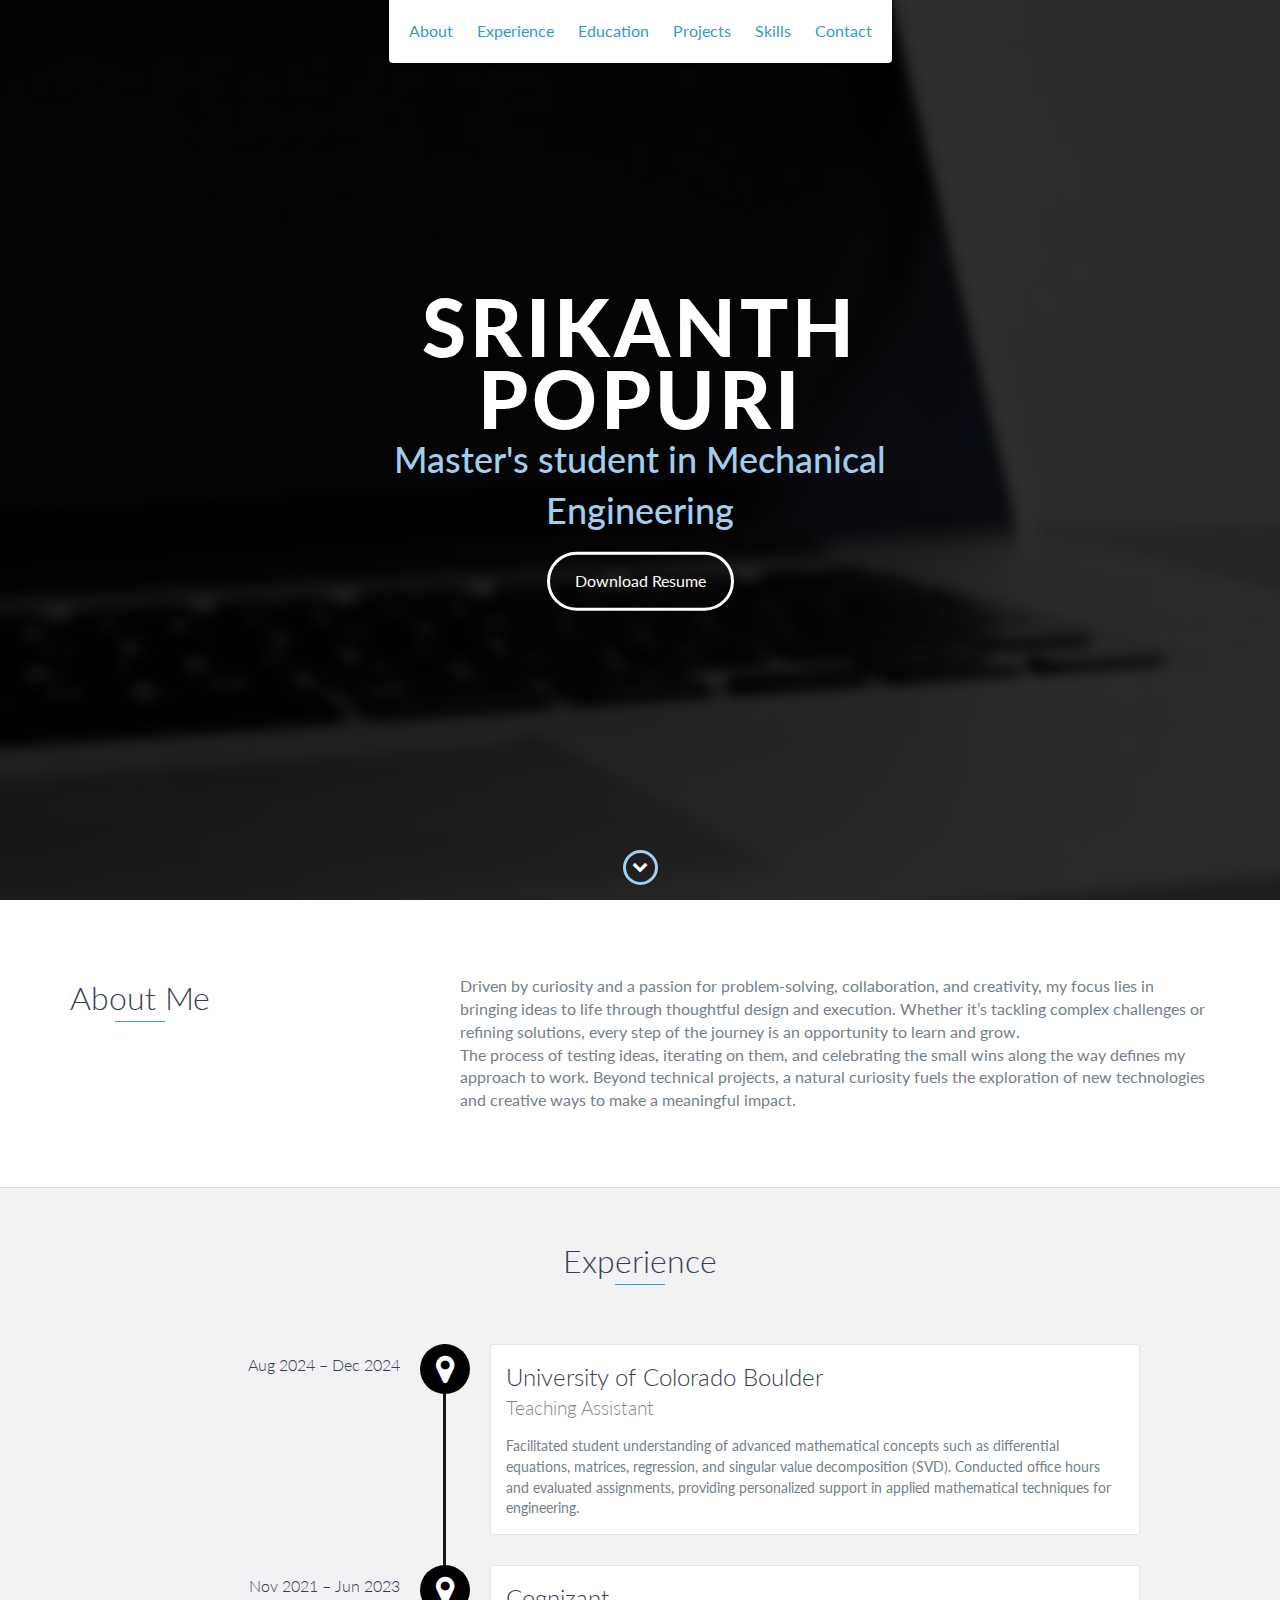
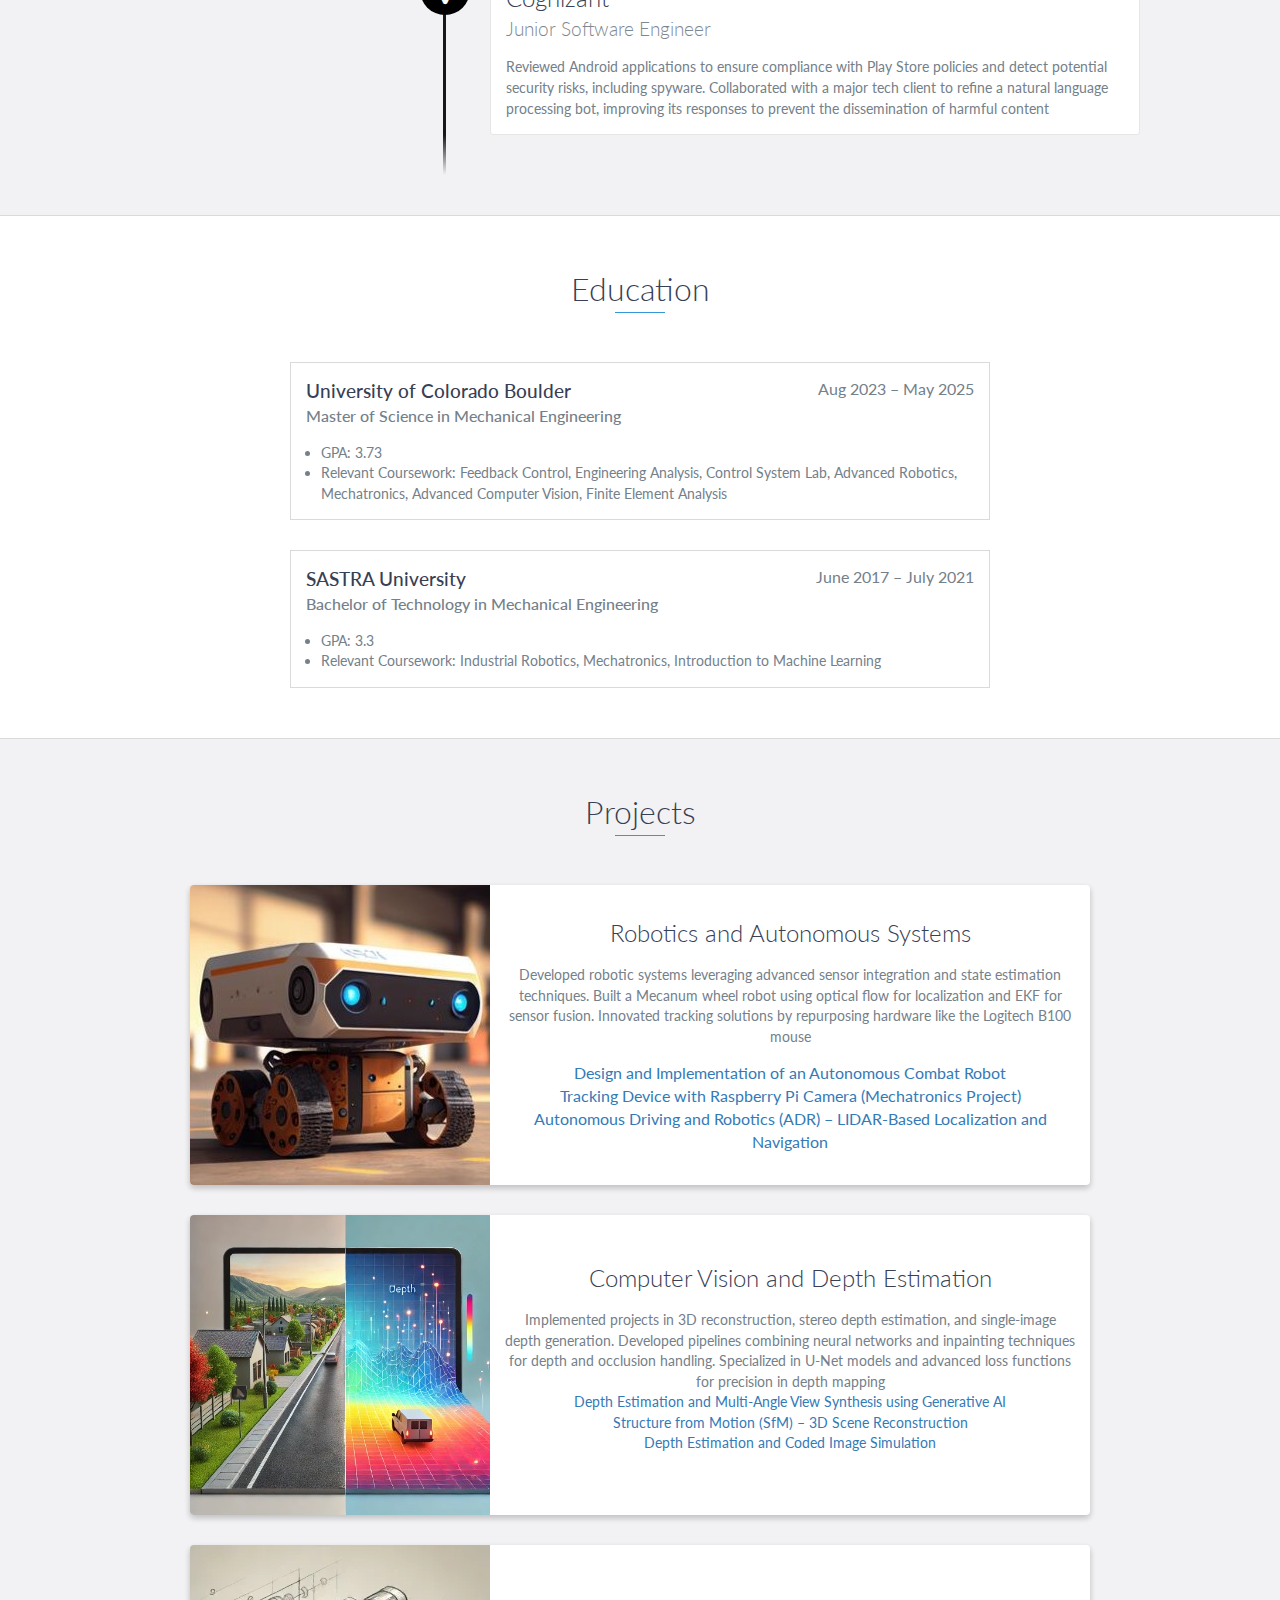
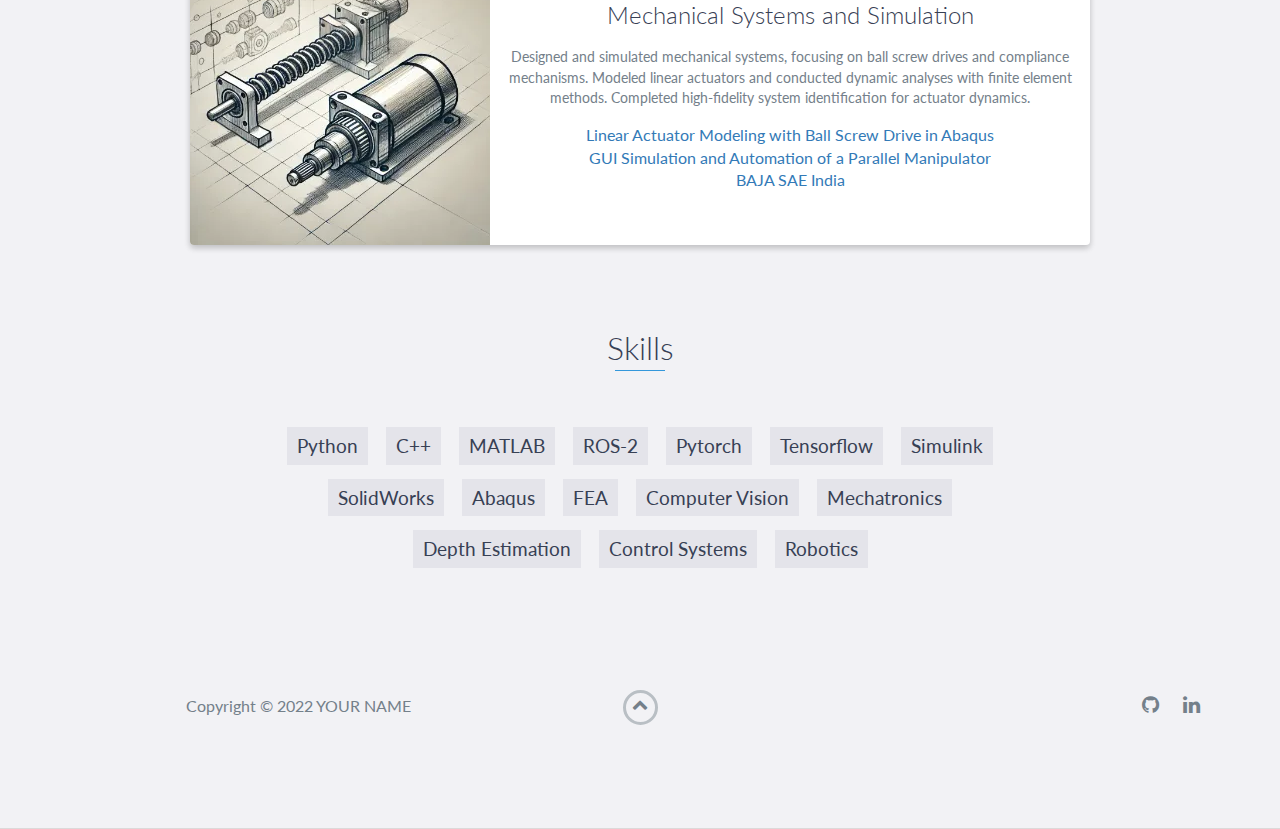
<file: index.html>
<!DOCTYPE html>
<html class="no-js" lang="en">

<head>
    <meta charset="utf-8">
    <meta http-equiv="X-UA-Compatible" content="IE=edge">
    <meta name="viewport" content="width=device-width, initial-scale=1">
    <title>My Portfolio</title>
	<link rel="shortcut icon" href="favicon.ico" type="image/x-icon">
	<link rel="icon" href="favicon.ico" type="image/x-icon">
    <link href="https://fonts.googleapis.com/css?family=Lato:300,400,700,900" rel="stylesheet">
    <link rel="stylesheet" href="libs/font-awesome/css/font-awesome.min.css">
    <link href="css/bootstrap.min.css" rel="stylesheet">
    <link href="css/styles.css" rel="stylesheet">
</head>

<body>
    <div id="mobile-menu-open" class="shadow-large">
        <i class="fa fa-bars" aria-hidden="true"></i>
    </div>
    <!-- End #mobile-menu-toggle -->
    <header>
        <div id="mobile-menu-close">
            <span>Close</span> <i class="fa fa-times" aria-hidden="true"></i>
        </div>
        <ul id="menu" class="shadow">
            <li>
                <a href="#about">About</a>
            </li>
            <li>
                <a href="#experience">Experience</a>
            </li>
            <li>
                <a href="#education">Education</a>
            </li>
            <li>
                <a href="#projects">Projects</a>
            </li>
            <li>
                <a href="#skills">Skills</a>
            </li>
            <li>
                <a href="#contact">Contact</a>
            </li>
        </ul>
    </header>
    <!-- End header -->

    <div id="lead">
        <div id="lead-content">
            <h1>Srikanth popuri</h1>
            <h2>Master's student in Mechanical Engineering</h2>
            <a href="#" class="btn-rounded-white">Download Resume</a>
        </div>
        <!-- End #lead-content -->

        <div id="lead-overlay"></div>

        <div id="lead-down">
            <span>
                <i class="fa fa-chevron-down" aria-hidden="true"></i>
            </span>
        </div>
        <!-- End #lead-down -->
    </div>
    <!-- End #lead -->

    <div id="about">
        <div class="container">
            <div class="row">
                <div class="col-md-4">
                    <h2 class="heading">About Me</h2>
                </div>
                <div class="col-md-8">
                    <p>
                       Driven by curiosity and a passion for problem-solving, collaboration, and creativity, my focus lies in bringing ideas to life through thoughtful design and execution. Whether it’s tackling complex challenges or refining solutions, every step of the journey is an opportunity to learn and grow.

<br>The process of testing ideas, iterating on them, and celebrating the small wins along the way defines my approach to work. Beyond technical projects, a natural curiosity fuels the exploration of new technologies and creative ways to make a meaningful impact.</p>
                </div>
            </div>
        </div>
    </div>
    <!-- End #about -->

    <div id="experience" class="background-alt">
        <h2 class="heading">Experience</h2>
        <div id="experience-timeline">
            <div data-date="Aug 2024 – Dec 2024">
                <h3>University of Colorado Boulder</h3>
                <h4>Teaching Assistant</h4>
                <p>
                    Facilitated student understanding of advanced mathematical concepts such as differential equations, matrices, regression, and singular value decomposition (SVD).
 Conducted office hours and evaluated assignments, providing personalized support in applied mathematical techniques for engineering.
                </p>
            </div>

            <div data-date="Nov 2021 – Jun 2023">
                <h3>Cognizant</h3>
                <h4>Junior Software Engineer </h4>
                <p>
                    Reviewed Android applications to ensure compliance with Play Store policies and detect potential security risks, including spyware.
                     Collaborated with a major tech client to refine a natural language processing bot, improving its responses to prevent
                    the dissemination of harmful content
                </p>
            </div>

            
        </div>
    </div>
    <!-- End #experience -->

    <div id="education">
        <h2 class="heading">Education</h2>
        <div class="education-block">
            <h3>University of Colorado Boulder</h3>
            <span class="education-date">Aug 2023 – May 2025
            </span>
            <h4>Master of Science in Mechanical Engineering </h4>
            <ul>
                <li>
                GPA: 3.73
            </li>
            <li>
                Relevant Coursework: Feedback Control, Engineering Analysis, Control System Lab, Advanced Robotics, Mechatronics,
                Advanced Computer Vision, Finite Element Analysis
            </li>
        </ul>
            </p>
        </div>
        <!-- End .education-block -->

        <div class="education-block">
            <h3>SASTRA University</h3>
            <span class="education-date">June 2017 – July 2021
            </span>
            <h4>Bachelor of Technology in Mechanical Engineering </h4>
            <ul>
                <li>
                    GPA: 3.3
                </li>
                <li>
                    Relevant Coursework: Industrial Robotics, Mechatronics, Introduction to Machine Learning
                </li>
            </ul>
        </div>
        <!-- End .education-block -->
    </div>
    <!-- End #education -->

    <div id="projects" class="background-alt">
        <h2 class="heading">Projects</h2>
        <div class="container">
            <div class="row">
                <div class="project shadow-large">
                    <div class="project-image">
                        <img src="images/autonomus.jpg" />
                    </div>
                    <!-- End .project-image -->
                    <div class="project-info">
                        <h3>Robotics and Autonomous Systems</h3>
                        <p>
                            Developed robotic systems leveraging advanced sensor integration and state estimation techniques. Built a Mecanum wheel robot using optical flow for localization and EKF for sensor fusion. Innovated tracking solutions by repurposing hardware like the Logitech B100 mouse                        </p>
                        <a href="#">Design and Implementation of an Autonomous Combat Robot</a>
                        <br><a href="#">Tracking Device with Raspberry Pi Camera (Mechatronics Project)</a>
                        <br><a href="#">Autonomous Driving and Robotics (ADR) – LIDAR-Based Localization and Navigation</a>
                    </div>
                    <!-- End .project-info -->
                </div>
                <!-- End .project -->

                <div class="project shadow-large">
                    <div class="project-image">
                        <img src="images/vison.jpg" />
                    </div>
                    <!-- End .project-image -->
                    <div class="project-info">
                        <h3>Computer Vision and Depth Estimation</h3>
                        <p>
                            Implemented projects in 3D reconstruction, stereo depth estimation, and single-image depth generation. Developed pipelines combining neural networks and inpainting techniques for depth and occlusion handling. Specialized in U-Net models and advanced loss functions for precision in depth mapping    
                            <br><a href="mutliview.html">Depth Estimation and Multi-Angle View Synthesis using Generative AI </a>                    
                            <br><a href="3dreconstruction.html">Structure from Motion (SfM) – 3D Scene Reconstruction </a>
                            <br><a href="#">Depth Estimation and Coded Image Simulation </a>

                    </div>
                    <!-- End .project-info -->
                    
            </div>
            <div class="project shadow-large">
                <div class="project-image">
                    <img src="images/mechanical.jpg" />
                </div>
                <!-- End .project-image -->
                <div class="project-info">
                    <h3>Mechanical Systems and Simulation</h3>
                    <p>
                        Designed and simulated mechanical systems, focusing on ball screw drives and compliance mechanisms. Modeled linear actuators and conducted dynamic analyses with finite element methods. Completed high-fidelity system identification for actuator dynamics.                    </p>
                    <a href="#">Linear Actuator Modeling with Ball Screw Drive in Abaqus </a>
                    <br><a href="#">GUI Simulation and Automation of a Parallel Manipulator </a>
                    <br><a href="#">BAJA SAE India</a>

                </div>
        </div>
        <!-- End .project -->
        
        </div>
    </div>
    <!-- End #projects -->

    <div id="skills">
        <h2 class="heading">Skills</h2>
        <ul>
         
            <li>Python</li>
            <li>C++</li>
            <li>MATLAB</li>
            <li>ROS-2</li>
            <li>Pytorch</li>
            <li>Tensorflow</li>
            <li>Simulink</li>
            <li>SolidWorks</li>
            <li>Abaqus</li>
            <li> FEA</li>
            <li>Computer Vision</li>
            <li>Mechatronics</li>
            <li>Depth Estimation</li>
            <li>Control Systems</li>
            <li>Robotics</li>
        </ul>
    </div>
    <!-- End #skills -->

    <!-- <div id="contact">
        <h2>Get in Touch</h2>
        <div id="contact-form">
            <form method="POST" action="https://formspree.io/email@email.com">
                <input type="hidden" name="_subject" value="Contact request from personal website" />
                <input type="email" name="_replyto" placeholder="Your email" required>
                <textarea name="message" placeholder="Your message" required></textarea>
                <button type="submit">Send</button>
            </form>
        </div>
        <!-- End #contact-form -->
    <!-- </div>
    End #contact --> 

    <footer>
        <div class="container">
            <div class="row">
                <div class="col-sm-5 copyright">
                    <p>
                        Copyright &copy; <span id="current-year">2022</span> YOUR NAME
                    </p>
                </div>
                <div class="col-sm-2 top">
                    <span id="to-top">
                        <i class="fa fa-chevron-up" aria-hidden="true"></i>
                    </span>
                </div>
                <div class="col-sm-5 social">
                    <ul>
                        <li>
                            <a href="https://github.com/" target="_blank"><i class="fa fa-github" aria-hidden="true"></i></a>
                        </li>
                       
                        <li>
                            <a href="https://linkedin.com/" target="_blank"><i class="fa fa-linkedin" aria-hidden="true"></i></a>
                        </li>
                       
                    </ul>
                </div>
            </div>
        </div>
    </footer>
    <!-- End footer -->

    <script src="https://ajax.googleapis.com/ajax/libs/jquery/1.12.4/jquery.min.js"></script>
    <script src="js/scripts.min.js"></script>
</body>

</html>
</file>
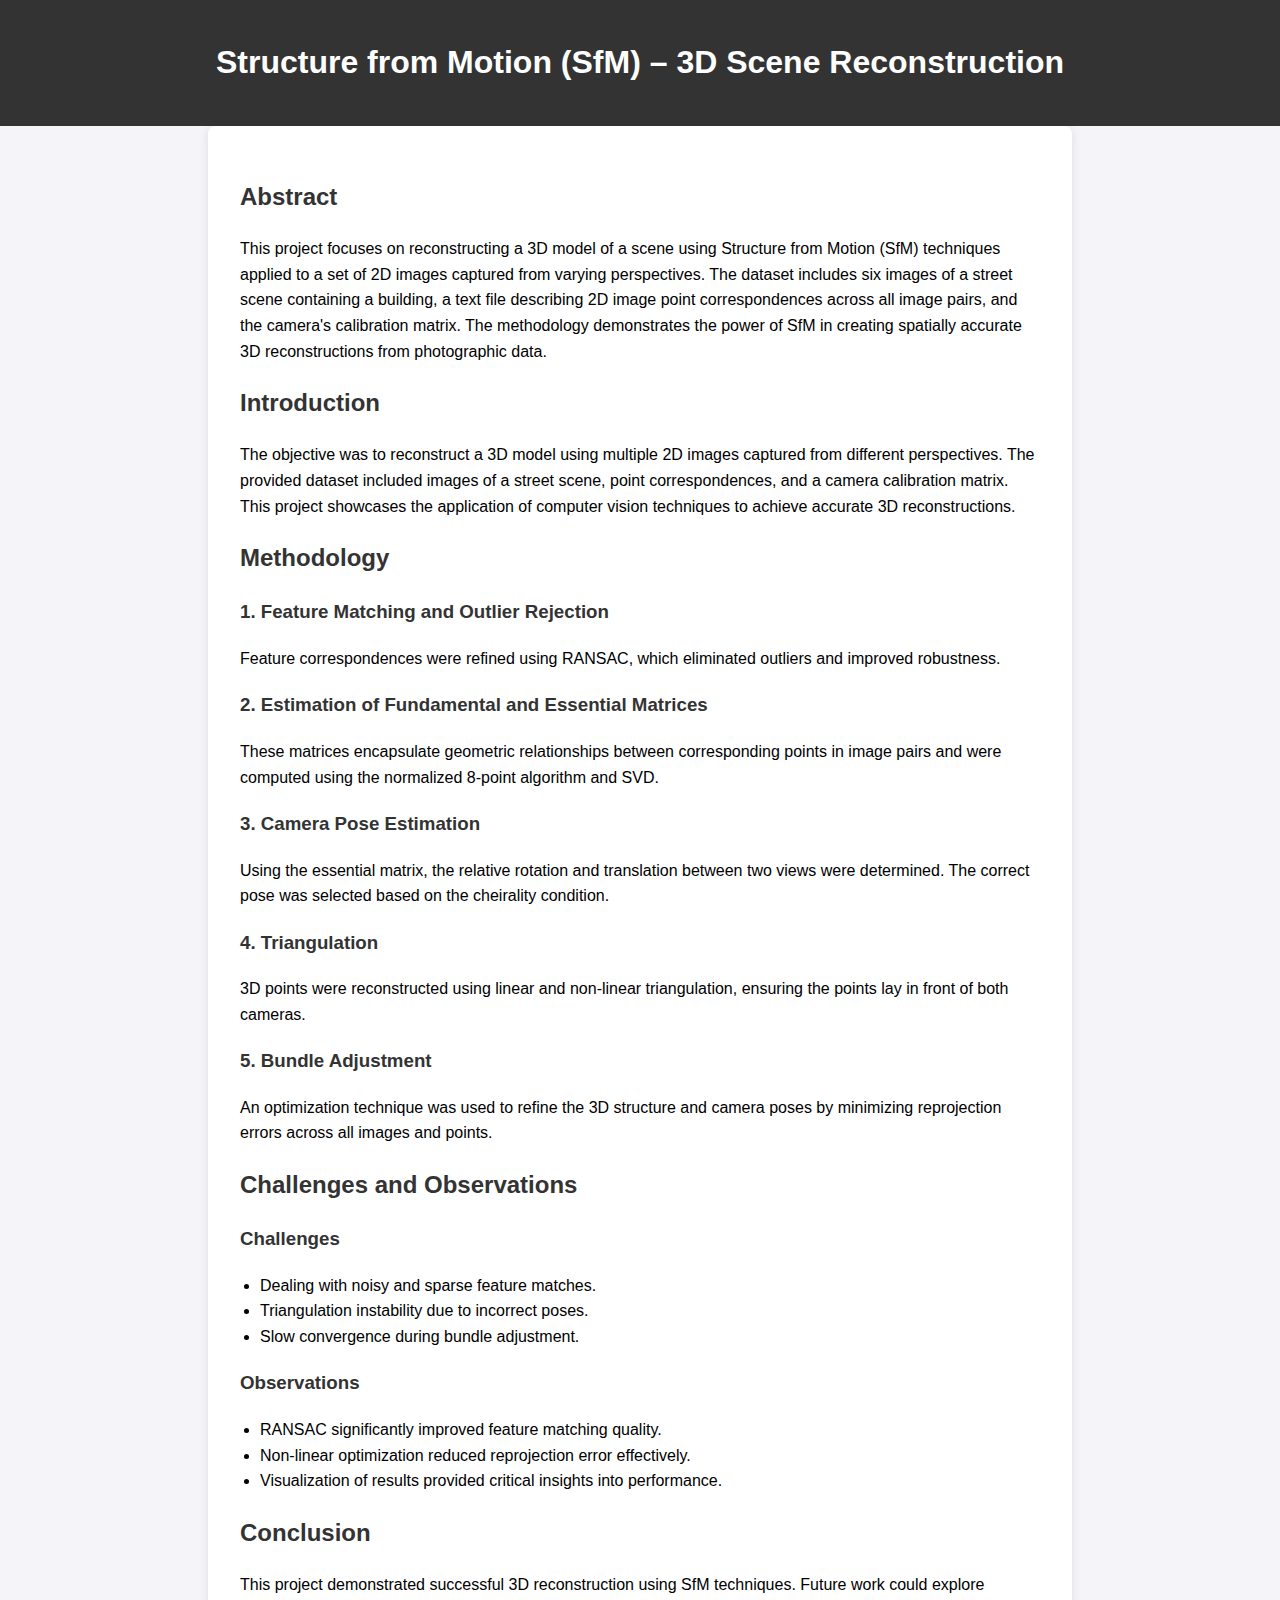
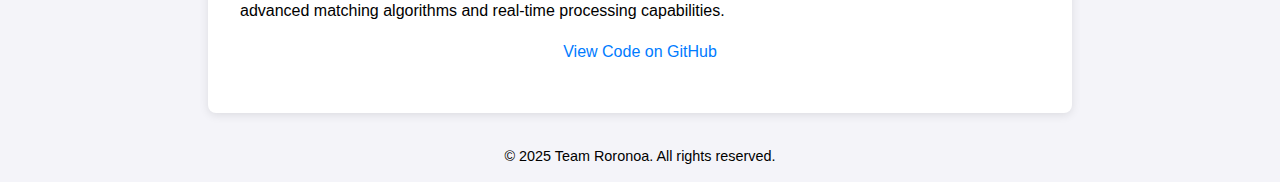
<file: 3dreconstruction.html>
<!DOCTYPE html>
<html lang="en">
<head>
    <meta charset="UTF-8">
    <meta name="viewport" content="width=device-width, initial-scale=1.0">
    <title>MCEN 5228: Project 3 - Blob The Builder</title>
    <style>
        body {
            font-family: Arial, sans-serif;
            line-height: 1.6;
            margin: 0;
            padding: 0;
            background-color: #f4f4f9;
        }
        header {
            background-color: #333;
            color: #fff;
            padding: 1rem 0;
            text-align: center;
        }
        main {
            padding: 2rem;
            max-width: 800px;
            margin: auto;
            background: #fff;
            box-shadow: 0 2px 10px rgba(0, 0, 0, 0.1);
            border-radius: 8px;
        }
        h1{
            color: #fff;
        }
        h2, h3 {
            color: #333;
        }
        ul {
            margin: 1rem 0;
            padding-left: 20px;
        }
        .code-link {
            margin-top: 1rem;
            text-align: center;
        }
        .code-link a {
            color: #007BFF;
            text-decoration: none;
        }
        footer {
            text-align: center;
            margin-top: 2rem;
            font-size: 0.9rem;
        }
    </style>
</head>
<body>
    <header>
        <h1>Structure from Motion (SfM) – 3D Scene Reconstruction</h1>
      
    </header>

    <main>
        <section>
            <h2>Abstract</h2>
            <p>This project focuses on reconstructing a 3D model of a scene using Structure from Motion (SfM) techniques applied to a set of 2D images captured from varying perspectives. The dataset includes six images of a street scene containing a building, a text file describing 2D image point correspondences across all image pairs, and the camera's calibration matrix. The methodology demonstrates the power of SfM in creating spatially accurate 3D reconstructions from photographic data.</p>
        </section>

        <section>
            <h2>Introduction</h2>
            <p>The objective was to reconstruct a 3D model using multiple 2D images captured from different perspectives. The provided dataset included images of a street scene, point correspondences, and a camera calibration matrix. This project showcases the application of computer vision techniques to achieve accurate 3D reconstructions.</p>
        </section>

        <section>
            <h2>Methodology</h2>
            <h3>1. Feature Matching and Outlier Rejection</h3>
            <p>Feature correspondences were refined using RANSAC, which eliminated outliers and improved robustness.</p>

            <h3>2. Estimation of Fundamental and Essential Matrices</h3>
            <p>These matrices encapsulate geometric relationships between corresponding points in image pairs and were computed using the normalized 8-point algorithm and SVD.</p>

            <h3>3. Camera Pose Estimation</h3>
            <p>Using the essential matrix, the relative rotation and translation between two views were determined. The correct pose was selected based on the cheirality condition.</p>

            <h3>4. Triangulation</h3>
            <p>3D points were reconstructed using linear and non-linear triangulation, ensuring the points lay in front of both cameras.</p>

            <h3>5. Bundle Adjustment</h3>
            <p>An optimization technique was used to refine the 3D structure and camera poses by minimizing reprojection errors across all images and points.</p>
           

</style>
        </section>

        <section>
            <h2>Challenges and Observations</h2>
            <h3>Challenges</h3>
            <ul>
                <li>Dealing with noisy and sparse feature matches.</li>
                <li>Triangulation instability due to incorrect poses.</li>
                <li>Slow convergence during bundle adjustment.</li>
            </ul>

            <h3>Observations</h3>
            <ul>
                <li>RANSAC significantly improved feature matching quality.</li>
                <li>Non-linear optimization reduced reprojection error effectively.</li>
                <li>Visualization of results provided critical insights into performance.</li>
            </ul>
        </section>

        <section>
            <h2>Conclusion</h2>
            <p>This project demonstrated successful 3D reconstruction using SfM techniques. Future work could explore advanced matching algorithms and real-time processing capabilities.</p>
        </section>

        <div class="code-link">
            <p><a href="https://github.com/santoshchaganti/Blob_The_Builder-Gaussian_Splatting" target="_blank">View Code on GitHub</a></p>
        </div>
    </main>

    <footer>
        <p>&copy; 2025 Team Roronoa. All rights reserved.</p>
    </footer>
</body>
</html>
</file>
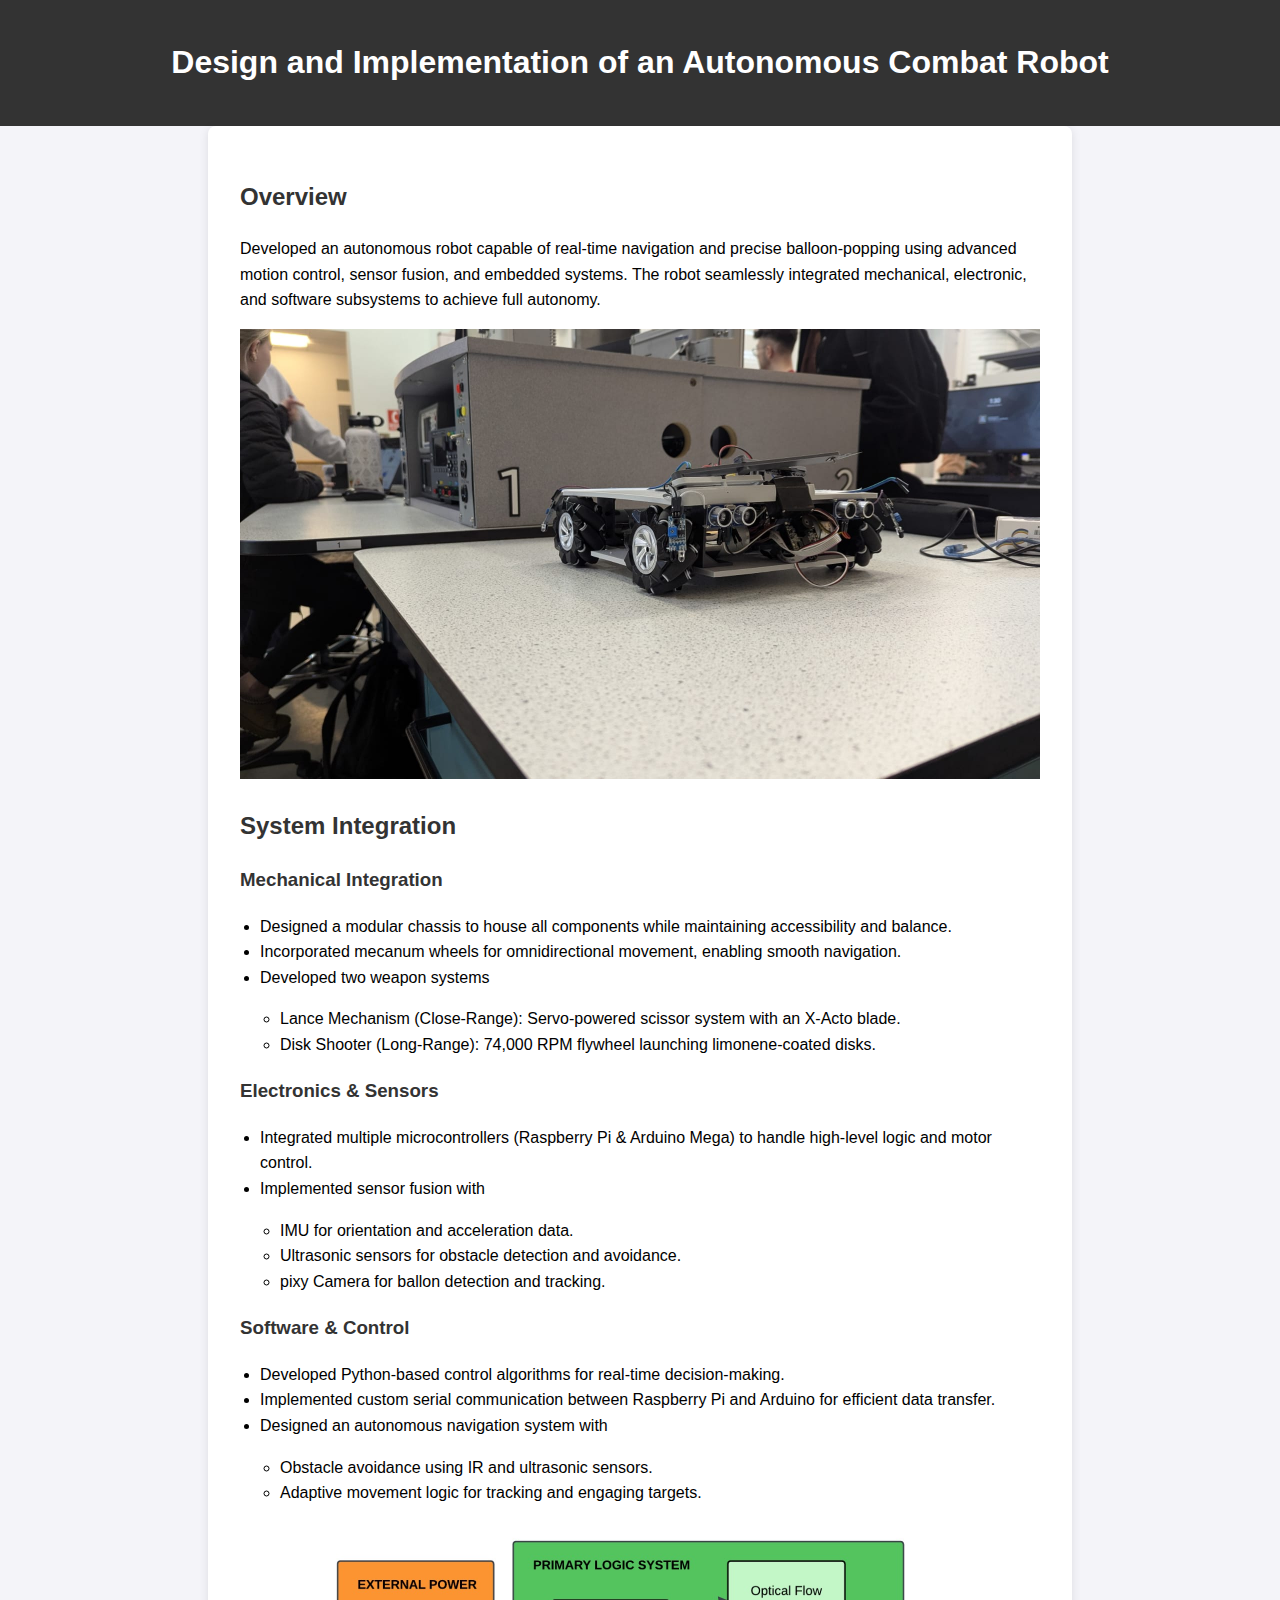
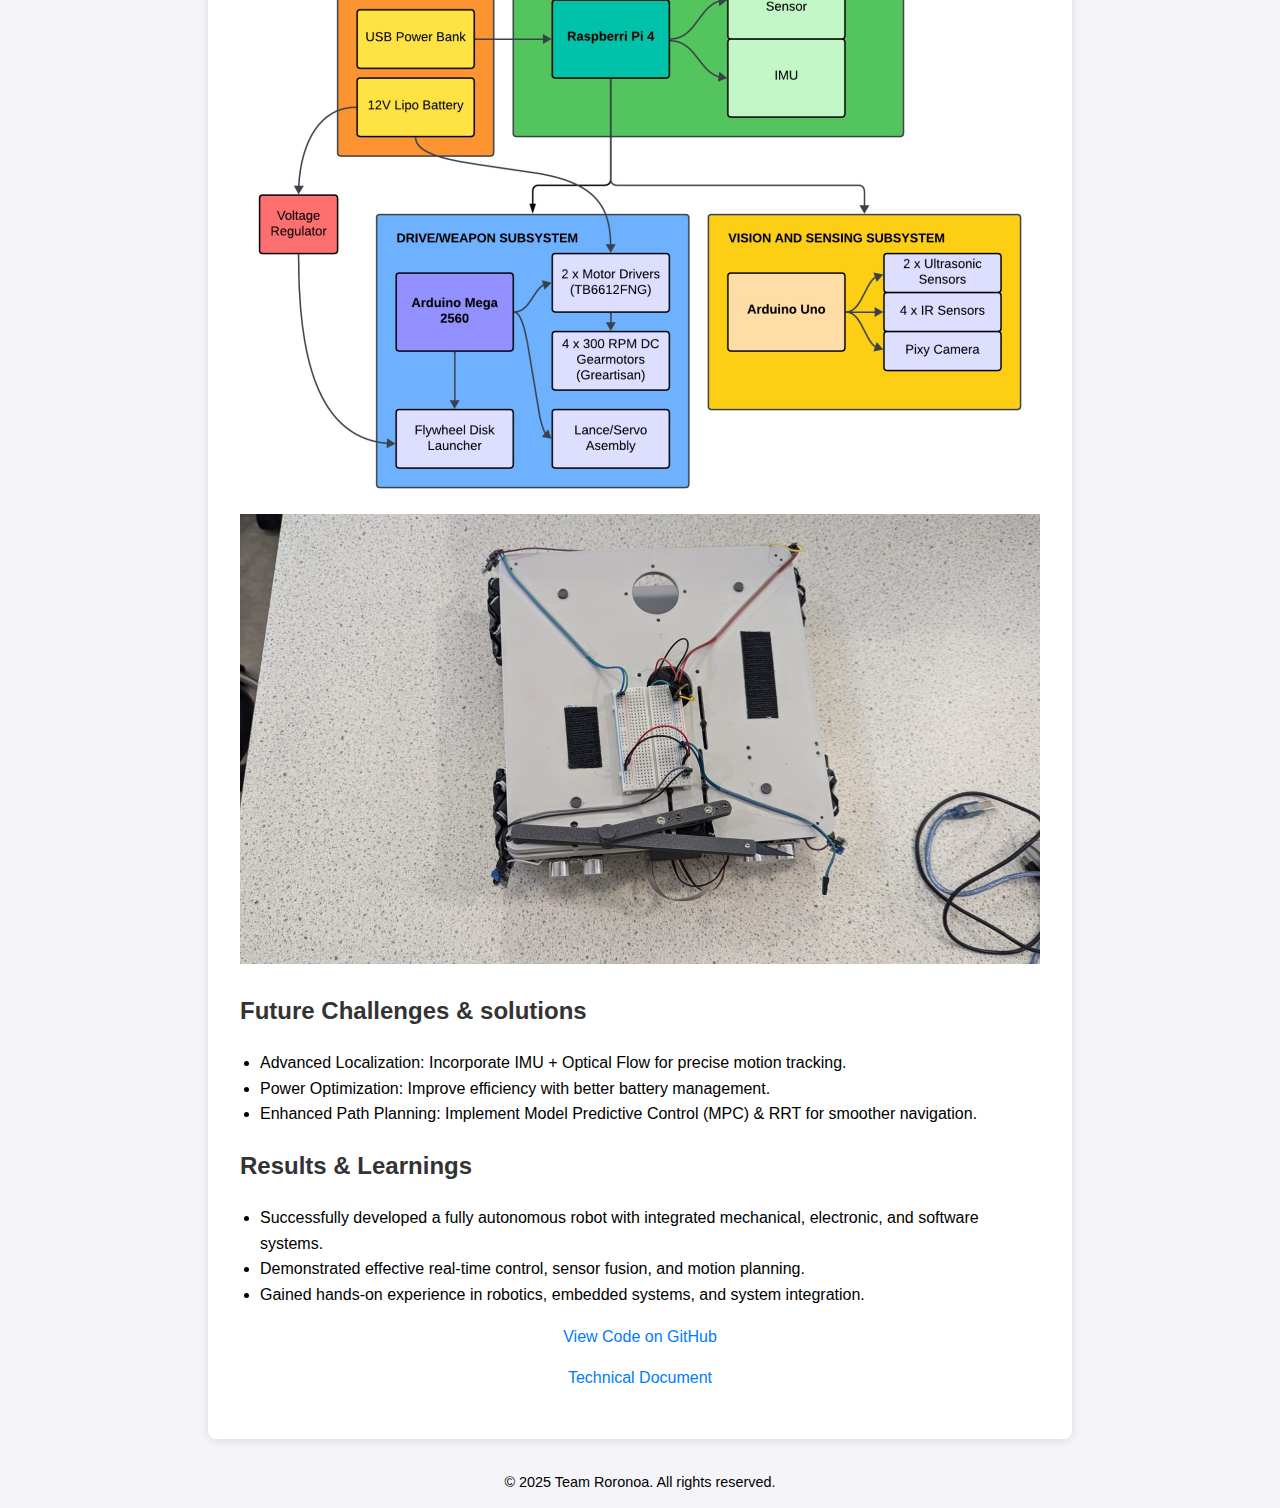
<file: Autonomous Balloon-Popping Robot.html>
<!DOCTYPE html>
<html lang="en">
<head>
    <meta charset="UTF-8">
    <meta name="viewport" content="width=device-width, initial-scale=1.0">
    <title>MCEN 5228: Project 3 - Blob The Builder</title>
    <style>
        body {
            font-family: Arial, sans-serif;
            line-height: 1.6;
            margin: 0;
            padding: 0;
            background-color: #f4f4f9;
        }
        header {
            background-color: #333;
            color: #fff;
            padding: 1rem 0;
            text-align: center;
        }
        main {
            padding: 2rem;
            max-width: 800px;
            margin: auto;
            background: #fff;
            box-shadow: 0 2px 10px rgba(0, 0, 0, 0.1);
            border-radius: 8px;
        }
        h1{
            color: #fff;
        }
        h2, h3 {
            color: #333;
        }
        ul {
            margin: 1rem 0;
            padding-left: 20px;
        }
        .code-link {
            margin-top: 1rem;
            text-align: center;
        }
        .code-link a {
            color: #007BFF;
            text-decoration: none;
        }
        footer {
            text-align: center;
            margin-top: 2rem;
            font-size: 0.9rem;
        }
    </style>
</head>
<body>
    <header>
        <h1>Design and Implementation of an Autonomous Combat Robot</h1>
      
    </header>

    <main>
        <section>
            <h2>Overview</h2>
            <p>Developed an autonomous robot capable of real-time navigation and precise balloon-popping using advanced motion control, sensor fusion, and embedded systems. The robot seamlessly integrated mechanical, electronic, and software subsystems to achieve full autonomy.</p>
        </section>
        <img src="baloon_popping/robot front.jpg" style="width:100%" />

        <section>
            <h2>System Integration </h2>
            <h3>Mechanical Integration</h3>
            <ul>
            <li>Designed a modular chassis to house all components while maintaining accessibility and balance.</li>
            <li>Incorporated mecanum wheels for omnidirectional movement, enabling smooth navigation.</li>
            <li>Developed two weapon systems</li>
                <ul>
                <li>Lance Mechanism (Close-Range): Servo-powered scissor system with an X-Acto blade.</li>
                <li>Disk Shooter (Long-Range): 74,000 RPM flywheel launching limonene-coated disks.</li>
                </ul>
            </ul>
            <h3>Electronics & Sensors</h3>
            <ul>
                <li>Integrated multiple microcontrollers (Raspberry Pi & Arduino Mega) to handle high-level logic and motor control.</li>
                <li>Implemented sensor fusion with</li>
                <ul>
                    <li>IMU for orientation and acceleration data.</li>
                    <li>Ultrasonic sensors for obstacle detection and avoidance.</li>
                    <li>pixy Camera for  ballon detection and tracking.</li>
                </ul>
            </ul>
            <h3>Software & Control</h3>
            <ul>
            <li>Developed Python-based control algorithms for real-time decision-making.</li>
            <li>Implemented custom serial communication between Raspberry Pi and Arduino for efficient data transfer.</li>
            <li>Designed an autonomous navigation system with</li>
                <ul>
                <li>Obstacle avoidance using IR and ultrasonic sensors.</li>
                <li>Adaptive movement logic for tracking and engaging targets.</li>
                </ul>
            </ul>
            <img src="baloon_popping/integration.jpg" style="width:100%" />
            <img src="baloon_popping/robot top.jpg" style="width:100%" />
</style>
        </section>

        <section>
            <h2>Future Challenges & solutions</h2>
            
            <ul>
                <li>Advanced Localization: Incorporate IMU + Optical Flow for precise motion tracking.</li>
                <li>Power Optimization: Improve efficiency with better battery management.</li>
                <li>Enhanced Path Planning: Implement Model Predictive Control (MPC) & RRT for smoother navigation.</li>
            </ul>

        </section>

        <section>
            <h2>Results & Learnings</h2>
            <ul>
                <li>Successfully developed a fully autonomous robot with integrated mechanical, electronic, and software systems.</li>
                <li>Demonstrated effective real-time control, sensor fusion, and motion planning.</li>
                <li>Gained hands-on experience in robotics, embedded systems, and system integration.
                </li>
            </ul>
        </section>

        <div class="code-link">
            <p><a href="https://github.com/santoshchaganti/Blob_The_Builder-Gaussian_Splatting" target="_blank">View Code on GitHub</a></p>
            <p><a href="3dreconstruction\MCEN_5228_ACV_Project_3 (1).pdf" download>Technical Document</a></p>
        </div>
    </main>

    <footer>
        <p>&copy; 2025 Team Roronoa. All rights reserved.</p>
    </footer>
</body>
</html>
</file>
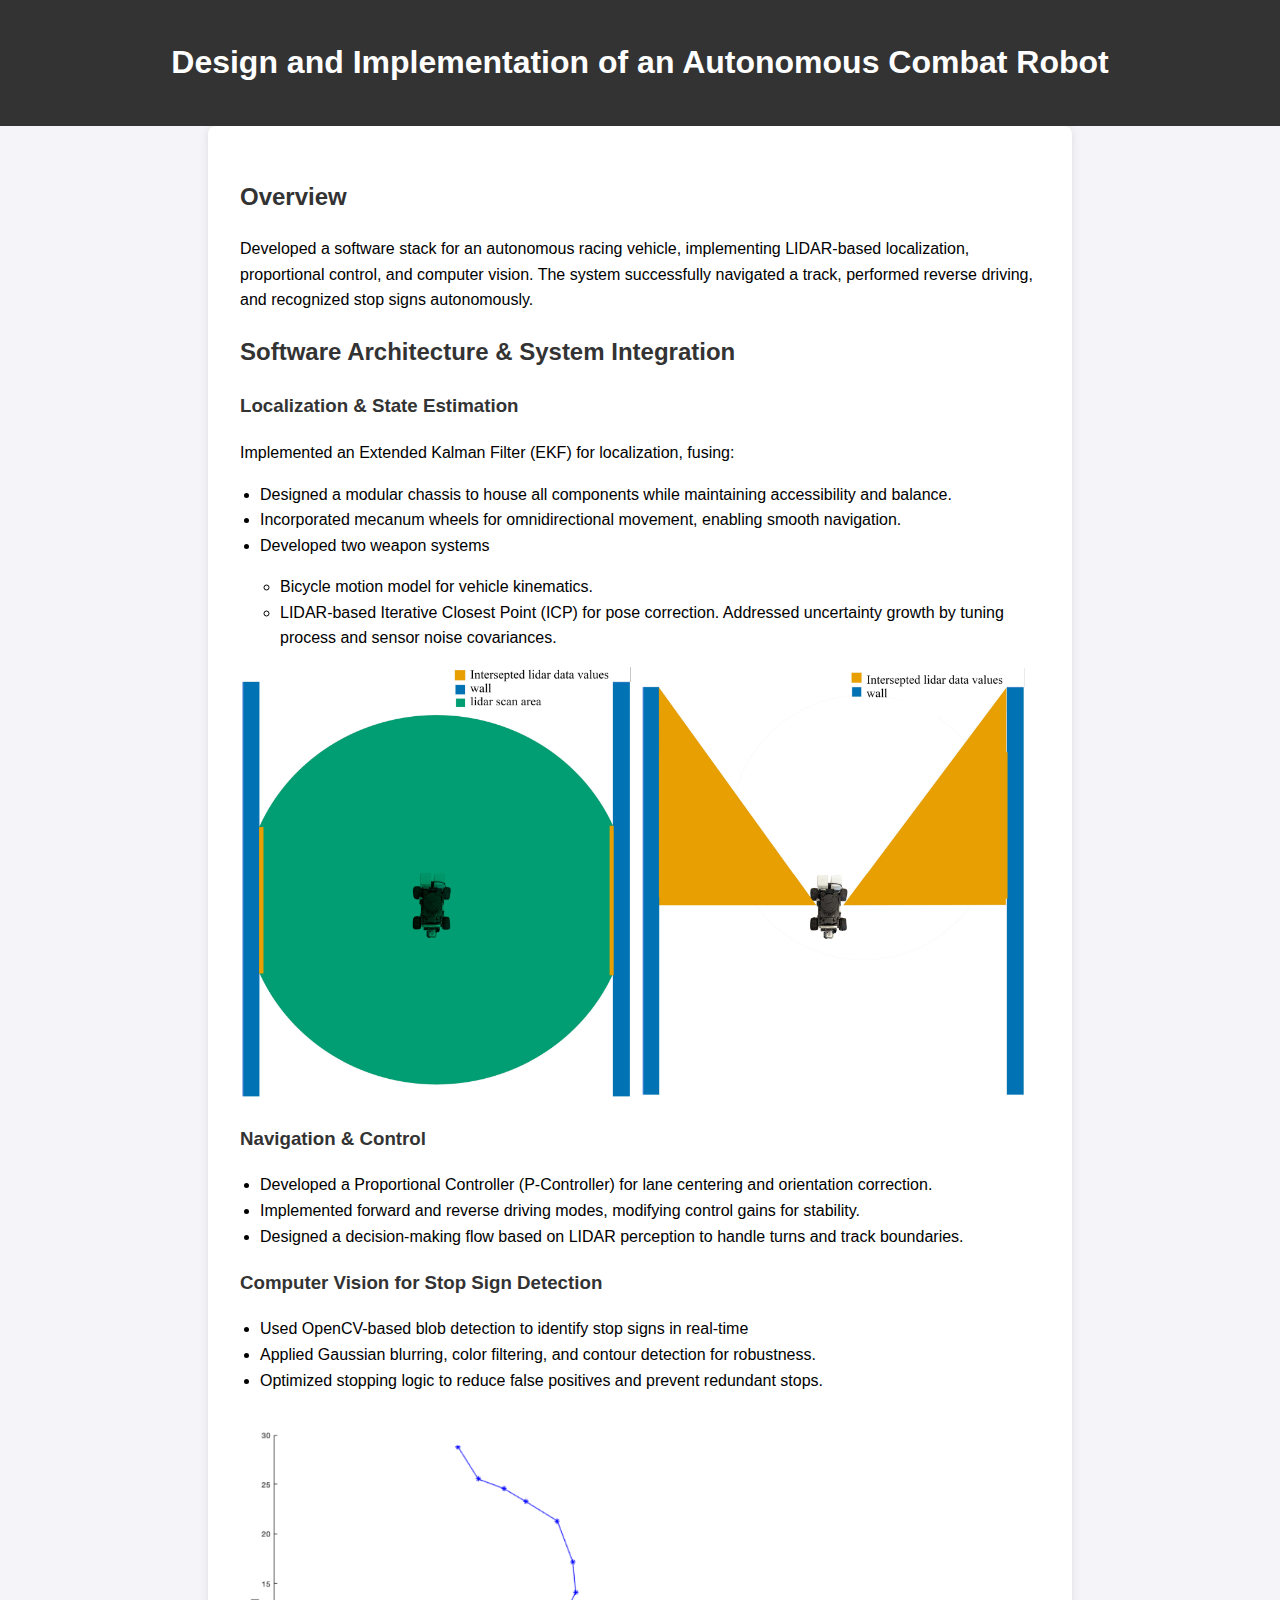
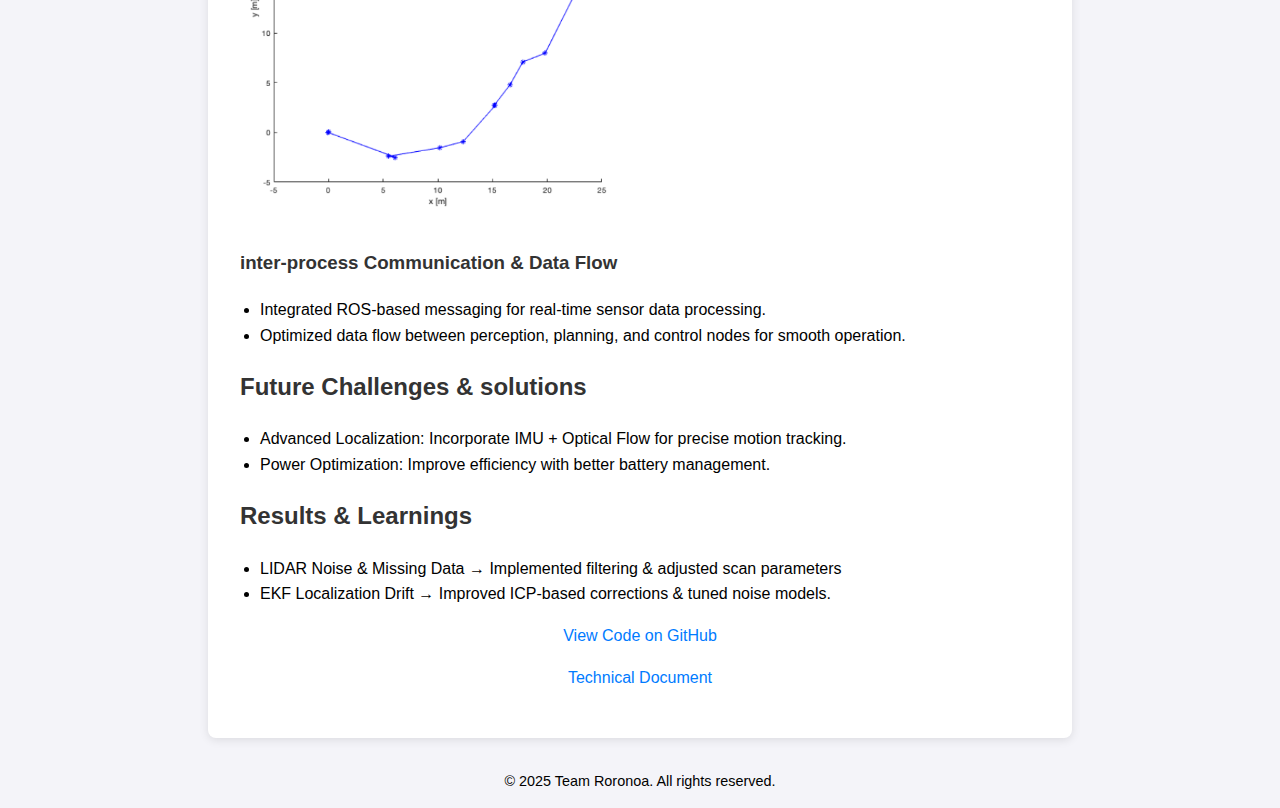
<file: Autonomous Racing Vehicle.html>
<!DOCTYPE html>
<html lang="en">
<head>
    <meta charset="UTF-8">
    <meta name="viewport" content="width=device-width, initial-scale=1.0">
    <title>MCEN 5228: Project 3 - Blob The Builder</title>
    <style>
        body {
            font-family: Arial, sans-serif;
            line-height: 1.6;
            margin: 0;
            padding: 0;
            background-color: #f4f4f9;
        }
        header {
            background-color: #333;
            color: #fff;
            padding: 1rem 0;
            text-align: center;
        }
        main {
            padding: 2rem;
            max-width: 800px;
            margin: auto;
            background: #fff;
            box-shadow: 0 2px 10px rgba(0, 0, 0, 0.1);
            border-radius: 8px;
        }
        h1{
            color: #fff;
        }
        h2, h3 {
            color: #333;
        }
        ul {
            margin: 1rem 0;
            padding-left: 20px;
        }
        .code-link {
            margin-top: 1rem;
            text-align: center;
        }
        .code-link a {
            color: #007BFF;
            text-decoration: none;
        }
        footer {
            text-align: center;
            margin-top: 2rem;
            font-size: 0.9rem;
        }
    </style>
</head>
<body>
    <header>
        <h1>Design and Implementation of an Autonomous Combat Robot</h1>
      
    </header>

    <main>
        <section>
            <h2>Overview</h2>
            <p>Developed a software stack for an autonomous racing vehicle, implementing LIDAR-based localization, proportional control, and computer vision. The system successfully navigated a track, performed reverse driving, and recognized stop signs autonomously.</p>
        </section>

        <section>
            <h2>Software Architecture & System Integration</h2>
            <h3>Localization & State Estimation</h3>
            <p> Implemented an Extended Kalman Filter (EKF) for localization, fusing:</p>
            <ul>
            <li>Designed a modular chassis to house all components while maintaining accessibility and balance.</li>
            <li>Incorporated mecanum wheels for omnidirectional movement, enabling smooth navigation.</li>
            <li>Developed two weapon systems</li>
                <ul>
                <li>Bicycle motion model for vehicle kinematics.</li>
                <li>LIDAR-based Iterative Closest Point (ICP) for pose correction.
                    Addressed uncertainty growth by tuning process and sensor noise covariances.</li>
                </ul>
            </ul>
            <img src="Autonomus Racing/lidar sensing.png" style="width:49%" />
            <img src="Autonomus Racing/orientation.png" style="width:49%" />
            <h3>Navigation & Control</h3>
            <ul>
                <li>Developed a Proportional Controller (P-Controller) for lane centering and orientation correction.</li>
                <li> Implemented forward and reverse driving modes, modifying control gains for stability.</li>
                <li>Designed a decision-making flow based on LIDAR perception to handle turns and track boundaries.</li>
            </ul>
            <h3>Computer Vision for Stop Sign Detection</h3>
            <ul>
            <li>Used OpenCV-based blob detection to identify stop signs in real-time</li>
            <li>Applied Gaussian blurring, color filtering, and contour detection for robustness.</li>
            <li>Optimized stopping logic to reduce false positives and prevent redundant stops.</li>
            </ul>
            <img src="Autonomus Racing/EKF DATA.png" style="width:49%" />
            <h3>inter-process Communication & Data Flow</h3>    
            <ul>
                <li>Integrated ROS-based messaging for real-time sensor data processing.</li>
                <li>Optimized data flow between perception, planning, and control nodes for smooth operation.</li>
            </ul>
            
</style>
        </section>

        <section>
            <h2> Future Challenges & solutions</h2>
            
            <ul>
                <li>Advanced Localization: Incorporate IMU + Optical Flow for precise motion tracking.</li>
                <li>Power Optimization: Improve efficiency with better battery management.</li>
                

        </section>

        <section>
            <h2>Results & Learnings</h2>
            <ul>
                <li>LIDAR Noise & Missing Data → Implemented filtering & adjusted scan parameters</li>
                <li>EKF Localization Drift → Improved ICP-based corrections & tuned noise models.</li>
                </li>
            </ul>
        </section>

        <div class="code-link">
            <p><a href="https://github.com/srikanth-444/adr-class" target="_blank">View Code on GitHub</a></p>
            <p><a href="Autonomus Racing/ADR_project_report.pdf" download>Technical Document</a></p>
        </div>
    </main>

    <footer>
        <p>&copy; 2025 Team Roronoa. All rights reserved.</p>
    </footer>
</body>
</html>
</file>
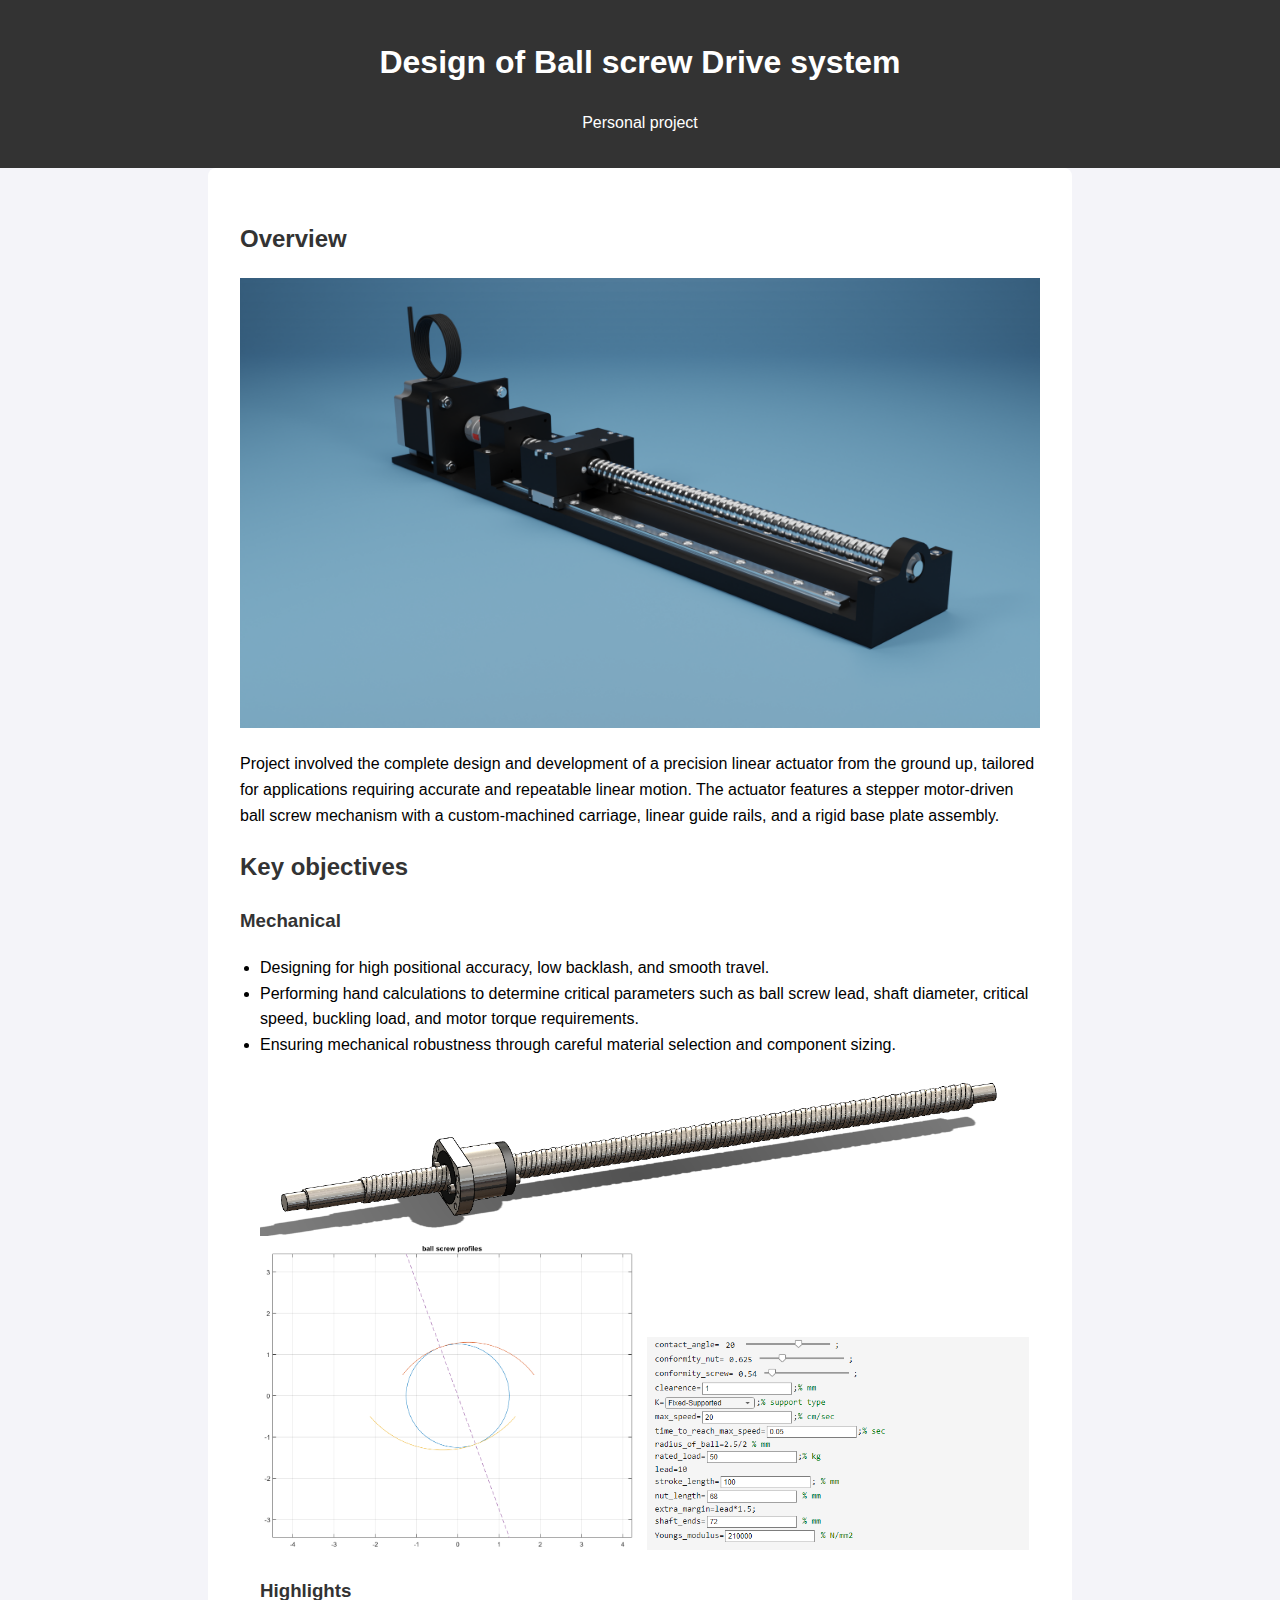
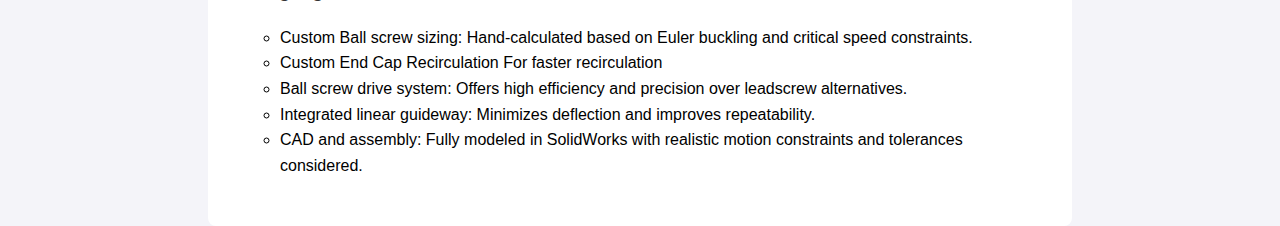
<file: Ball_screw_actutor.html>
<!DOCTYPE html>
<html lang="en">
<head>
    <meta charset="UTF-8">
    <meta name="viewport" content="width=device-width, initial-scale=1.0">
    <title>MCEN 5228: Project 3 - Blob The Builder</title>
    <style>
        body {
            font-family: Arial, sans-serif;
            line-height: 1.6;
            margin: 0;
            padding: 0;
            background-color: #f4f4f9;
        }
        header {
            background-color: #333;
            color: #fff;
            padding: 1rem 0;
            text-align: center;
        }
        main {
            padding: 2rem;
            max-width: 800px;
            margin: auto;
            background: #fff;
            /* box-shadow: 0 2px 10px rgba(0, 0, 0, 0.1); */
            border-radius: 8px;
        }
        h1{
            color: #fff;
        }
        h2, h3 {
            color: #333;
        }
        ul {
            margin: 1rem 0;
            padding-left: 20px;
        }
        .code-link {
            margin-top: 1rem;
            text-align: left;
        }
        .code-link a {
            color: #007BFF;
            text-decoration: none;
        }
        footer {
            text-align: center;
            margin-top: 2rem;
            font-size: 0.9rem;
        }
        
        @media print {
            @page {
                margin: 0;
                padding: 0;
                size: A4;
            }
            
          .page-break {
            margin-top: 20px !important;
            page-break-before: always;
            break-before: page;
          }
          body {
                font-family: "Georgia", serif;
                font-size: 14pt;
                color: #000;
                background: #fff;
                margin: 0;
                padding: 0;
                line-height: 1;
            }
        h1{
                font-size: 24pt;
                margin: 0;
                padding: 0;
                text-align: center;
                line-height: 1;
            
        }
        h2,h3 {
                font-size: 18pt;
                margin: 0;
                padding: 0;
                text-align: left;
                line-height: 1;
            }
            .print-image {
                float: right;
                width: 100% !important;
                margin: 10px;
            }
            .print-image-small {
                float: right;
                width: 30% !important;
                margin: 10px;
            }

            .clear-print {
                clear: both;
            }
            
        }
     
    </style>
</head>
<body>
    <header>
        <h1>Design of Ball screw Drive system</h1>
        <p> Personal project</p>
      
    </header>

    <main>
        <section>
            <h2>Overview</h2>
            
            <img src="ball screw actuator/iso metric.png" class="print-image-small" style="width: 100%;"/>
            <p>
                Project involved the complete design and development of a precision linear actuator from the ground up, tailored for applications requiring accurate and repeatable linear motion. The actuator features a stepper motor-driven ball screw mechanism with a custom-machined carriage, linear guide rails, and a rigid base plate assembly.
            </p>
        </section>
        <div class="clear-print"></div>

        <section>
            <h2>Key objectives </h2>
            <h3>Mechanical </h3>
            <ul>
            <li>Designing for high positional accuracy, low backlash, and smooth travel. </li>
            <li>Performing hand calculations to determine critical parameters such as ball screw lead, shaft diameter, critical speed, buckling load, and motor torque requirements.</li>
            <li>Ensuring mechanical robustness through careful material selection and component sizing.</li>
            <!-- <li>Developed two weapon systems(Credits to My Team)</li>
                <ul>
                <li>Lance Mechanism (Close-Range): Servo-powered scissor system with an X-Acto blade.</li>
                <li>Disk Shooter (Long-Range): 74,000 RPM flywheel launching limonene-coated disks.</li>
                </ul>
            </ul> -->
            <img src="ball screw actuator/screw and nut.png" class="print-image-small" style="width:100%" />
            <img src="ball screw actuator/Screenshot 2025-06-16 102619.png" class="print-image-small"style="width:49%" />
           
            <img src="ball screw actuator/Parameters.png" class="print-image-small" style="width:49%" />
            <!-- <div class="clear-print"></div> -->
            <h3 >Highlights</h3>
            <ul>
                <li>Custom Ball screw  sizing: Hand-calculated based on Euler buckling and critical speed constraints.</li>
                <li>Custom End Cap Recirculation For faster recirculation</li>
                <li>Ball screw drive system: Offers high efficiency and precision over leadscrew alternatives.</li>
                <li>Integrated linear guideway: Minimizes deflection and improves repeatability.</li>
                <li>CAD and assembly: Fully modeled in SolidWorks with realistic motion constraints and tolerances considered.</li>
                
            </ul>
            
          
           
        </section>

        

        <!-- <div class="code-link">
            <p><a href="https://github.com/srikanth-444/Mechatronics" target="_blank">View Code on GitHub</a></p>
            <p><a href="baloon_popping/Mechatronics (3).pdf" download>Technical Document</a></p>
        </div> -->
    </main>

    <!-- <footer>
        <p>&copy; 2025 Team Eggcelsior. All rights reserved.</p>
    </footer> -->
</body>
</html>
</file>
<file: css/styles.css>
/*!
    Title: Dev Portfolio Template
    Version: 1.2.2
    Last Change: 03/25/2020
    Author: Ryan Fitzgerald
    Repo: https://github.com/RyanFitzgerald/devportfolio-template
    Issues: https://github.com/RyanFitzgerald/devportfolio-template/issues

    Description: This file contains all the styles associated with the page
    that don't come from third party libraries. This file gets compiled using
    Gulp and send to the /css folder which is then loaded on the page.
*/body{font-family:'Lato', sans-serif;font-size:16px}body.active{overflow:hidden;z-index:-1}.no-js #experience-timeline>div{background:#fff;padding:10px;margin-bottom:10px;border:1px solid #dcd9d9}.no-js #experience-timeline>div h3{font-size:1.5em;font-weight:300;color:#394153;display:inline-block;margin:0}.no-js #experience-timeline>div h4{font-size:1.2em;font-weight:300;color:#7e8890;margin:0 0 15px 0}.no-js #experience-timeline>div p{color:#74808a;font-size:0.9em;margin:0}.no-js #experience-timeline:before,.no-js #experience-timeline:after{content:none}@keyframes dropHeader{0%{transform:translateY(-100%)}100%{transform:translateY(0)}}header{position:absolute;top:0;left:0;right:0;text-align:center;z-index:10;animation-name:dropHeader;animation-iteration-count:1;animation-timing-function:ease;animation-duration:0.75s}header ul{display:inline-block;background:#fff;text-align:center;padding:10px;margin:0;border-bottom-right-radius:4px;border-bottom-left-radius:4px}header li{display:inline-block}header a{display:block;color:#3498db;padding:10px}header a:hover{color:#217dbb;text-decoration:none;background:#eee;border-radius:4px}header a:focus{color:#3498db;text-decoration:none}header.active{display:block}header.sticky{position:fixed;z-index:999}#menu.active{display:block;background#575757}#mobile-menu-open{display:none;cursor:pointer;position:fixed;right:15px;top:10px;color:#3498db;font-size:1.5em;z-index:20;padding:0 7px;border-radius:4px;background:#575757}#mobile-menu-close{display:none;text-align:right;width:100%;background:#575757;font-size:1.5em;padding-right:15px;padding-top:10px;cursor:pointer;color:#3498db}#mobile-menu-close span{font-size:0.5em;text-transform:uppercase}#mobile-menu-close i{vertical-align:middle}footer{padding:50px 0}.copyright{padding-top:20px}.copyright p{margin:0;color:#74808a}.top{text-align:center}.top span{cursor:pointer;display:block;margin:15px auto 0 auto;width:35px;height:35px;border-radius:50%;border:3px solid #b9bfc4;text-align:center}.top i{color:#74808a}.social{text-align:right}.social ul{margin:5px 0 0 0;padding:0}.social li{display:inline-block;font-size:1.25em;list-style:none}.social a{display:block;color:#74808a;padding:10px}.social a:hover{color:#3498db}.btn-rounded-white{display:inline-block;color:#fff;padding:15px 25px;border:3px solid #fff;border-radius:30px;transition:.5s ease all}.btn-rounded-white:hover{color:#3498db;background:#fff;text-decoration:none}.shadow{box-shadow:0 1px 3px rgba(0,0,0,0.12),0 1px 2px rgba(0,0,0,0.24)}.shadow-large{box-shadow:0 3px 6px rgba(0,0,0,0.08),0 3px 6px rgba(0,0,0,0.15)}.heading{position:relative;display:inline-block;font-size:2em;font-weight:300;margin:0 0 30px 0}.heading:after{position:absolute;content:'';top:100%;height:1px;width:50px;left:0;right:0;margin:0 auto;background:#3498db}.background-alt{background:#f2f2f5}#lead{position:relative;height:100vh;min-height:500px;max-height:1080px;background:url(../images/lead-bg.jpg);background-size:cover;padding:15px;overflow:hidden}#lead-content{position:absolute;z-index:10;top:50%;left:50%;transform:translate(-50%, -50%);text-align:center}#lead-content h1,#lead-content h2{margin:0}#lead-content h1{color:#fff;font-weight:900;font-size:5em;text-transform:uppercase;letter-spacing:0.05em;line-height:0.9em}#lead-content h2{color:#a0cfee;font-weight:500;font-size:2.25em;margin-bottom:15px}#lead-overlay{position:absolute;height:100%;width:100%;top:0;right:0;bottom:0;left:0;background:rgba(0,0,0,0.8);z-index:1}#lead-down{position:absolute;left:0;right:0;width:100%;text-align:center;z-index:10;bottom:15px;color:#fff}#lead-down span{cursor:pointer;display:block;margin:0 auto;width:35px;height:35px;border-radius:50%;border:3px solid #a0cfee;text-align:center}#lead-down i{animation:pulsate 1.5s ease;animation-iteration-count:infinite;padding-top:5px}@keyframes pulsate{0%{transform:scale(1, 1)}50%{transform:scale(1.2, 1.2)}100%{transform:scale(1, 1)}}#about{padding:75px 15px;border-bottom:1px solid #dcd9d9}#about h2{color:#374054}#about p{color:#74808a;margin:0}#experience{padding:50px 15px;text-align:center;border-bottom:1px solid #dcd9d9}#experience h2{color:#374054}#experience-timeline{margin:30px auto 0 auto;position:relative;max-width:1000px}#experience-timeline:before{position:absolute;content:'';top:0;bottom:0;left:303px;right:auto;height:100%;width:3px;background:#151718;z-index:0}#experience-timeline:after{position:absolute;content:'';width:3px;height:40px;background:#151718;background:linear-gradient(to bottom, #151718, rgba(52,152,219,0));top:100%;left:303px}.vtimeline-content{margin-left:350px;background:#fff;border:1px solid #e6e6e6;padding:15px;border-radius:3px;text-align:left}.vtimeline-content h3{font-size:1.5em;font-weight:300;color:#374054;display:inline-block;margin:0}.vtimeline-content h4{font-size:1.2em;font-weight:300;color:#7e8890;margin:0 0 15px 0}.vtimeline-content p{color:#74808a;font-size:0.9em;margin:0}.vtimeline-point{position:relative;display:block;vertical-align:top;margin-bottom:30px}.vtimeline-icon{position:relative;color:#fff;width:50px;height:50px;background:#000000;border-radius:50%;float:left;z-index:99;margin-left:280px}.vtimeline-icon i{display:block;font-size:2em;margin-top:10px}.vtimeline-date{width:260px;text-align:right;position:absolute;left:0;top:10px;font-weight:300;color:#374054}#education{padding:50px 15px 20px 15px;border-bottom:1px solid #dcd9d9;text-align:center}#education h2{color:#374054;margin-bottom:50px}.education-block{max-width:700px;margin:0 auto 30px auto;padding:15px;border:1px solid #dcd9d9;text-align:left}.education-block h3{font-weight:500;float:left;margin:0;color:#374054}.education-block span{color:#74808a;float:right}.education-block h4{color:#74808a;clear:both;font-weight:500;margin:0 0 15px 0}.education-block p,.education-block ul{margin:0;color:#74808a;font-size:0.9em}.education-block ul{padding:0 0 0 15px}#projects{padding:50px 15px;border-bottom:1px solid #dcd9d9;text-align:center}#projects h2{color:#374054;margin-bottom:50px}.project{position:relative;max-width:900px;margin:0 auto 30px auto;overflow:hidden;background:#fff;border-radius:4px}.project-image{float:left;object-fit: contain;}.project-info{position:absolute;top:50%;transform:translateY(-50%);margin-left:300px;padding:15px}.project-info h3{font-size:1.5em;font-weight:300;color:#374054;margin:0 0 15px 0}.project-info p{color:#74808a;margin:0 0 15px 0;font-size:0.9em}.no-image .project-info{position:relative;margin:0;padding:30px 15px;transform:none}#more-projects{display:none}#skills{padding:50px 15px;text-align:center}#skills h2{color:#374054;margin-bottom:50px}#skills ul{display:block;margin:0 auto;padding:0;max-width:800px}#skills li{display:inline-block;margin:7px;padding:5px 10px;color:#374054;background:#e4e4ea;list-style:none;cursor:default;font-size:1.2em}#contact{padding:50px 15px;background:#00000098;text-align:center}#contact h2{margin:0 0 15px 0;color:#fff;font-weight:500}#contact-form{max-width:500px;margin:0 auto}#contact-form input,#contact-form textarea{display:block;width:100%;padding:10px;border-radius:4px;border:none;margin-bottom:10px;background:#000000;color:#fff;transition:.5s ease all}#contact-form input::-webkit-input-placeholder,#contact-form textarea::-webkit-input-placeholder{color:#fff}#contact-form input:-moz-placeholder,#contact-form textarea:-moz-placeholder{color:#fff;opacity:1}#contact-form input::-moz-placeholder,#contact-form textarea::-moz-placeholder{color:#fff;opacity:1}#contact-form input:-ms-input-placeholder,#contact-form textarea:-ms-input-placeholder{color:#fff}#contact-form input:focus,#contact-form textarea:focus{outline:none;background:#16527a}#contact-form textarea{height:150px;resize:none}#contact-form button{display:block;width:100%;background:#fff;border-radius:4px;padding:5px 10px;border:none;color:#3498db;font-weight:700;box-shadow:0 1px 3px rgba(0,0,0,0.12),0 1px 2px rgba(0,0,0,0.24);transition:.5s ease all}#contact-form button:hover{box-shadow:0 10px 20px rgba(0,0,0,0.19),0 6px 6px rgba(0,0,0,0.23)}.optional-section{padding:50px 15px;text-align:center;border-top:1px solid #dcd9d9}.optional-section h2{color:#374054}.optional-section-block{max-width:700px;margin:0 auto 30px auto;padding:15px;border:1px solid #dcd9d9;background:#fff;text-align:left}.optional-section-block h3{font-weight:500;margin:0 0 15px 0;color:#374054}.optional-section-block h4{color:#74808a;clear:both;font-weight:500;margin:0 0 15px 0}.optional-section-block p,.optional-section-block ul{margin:0 0 15px 0;color:#74808a;font-size:0.9em}.optional-section-block ul{padding:0 0 0 15px}@media only screen and (max-width: 750px){#experience-timeline:before,#experience-timeline:after{left:23px}.vtimeline-date{width:auto;text-align:left;position:relative;margin-bottom:15px;display:block;margin-left:70px}.vtimeline-icon{margin-left:0}.vtimeline-content{margin-left:70px}}@media only screen and (max-width: 992px){#lead{height:auto;min-height:auto;max-height:auto;padding:100px 15px}#lead-content{position:relative;transform:none;left:auto;top:auto}#lead-content h1{font-size:3em}#lead-content h2{font-size:1.75em}#about{text-align:center}#about p{text-align:left}}@media only screen and (max-width: 768px){header{position:fixed;display:none;z-index:999;animation:none;bottom:0;height:100%}#mobile-menu-open,#mobile-menu-close{display:block}#menu{height:100%;overflow-y:auto;box-shadow:none;border-radius:0;width:100%;background:#575757}#menu li{display:block;margin-bottom:10px}#lead-content h1{font-size:2em}#lead-content h2{font-size:1.3em}#lead-content a{padding:10px 20px}#lead-down{display:none}.education-block h3,.education-block span{float:none}.project-image{display:none}.project-info{position:relative;margin:0;padding:30px 15px;top:auto;transform:none}footer{text-align:center}.social{text-align:center}}@media only screen and (max-width: 480px){#lead-content h1{font-size:1.5em}#lead-content h2{font-size:1em}#lead-content a{font-size:0.9em;padding:5px 10px}}
</file>
